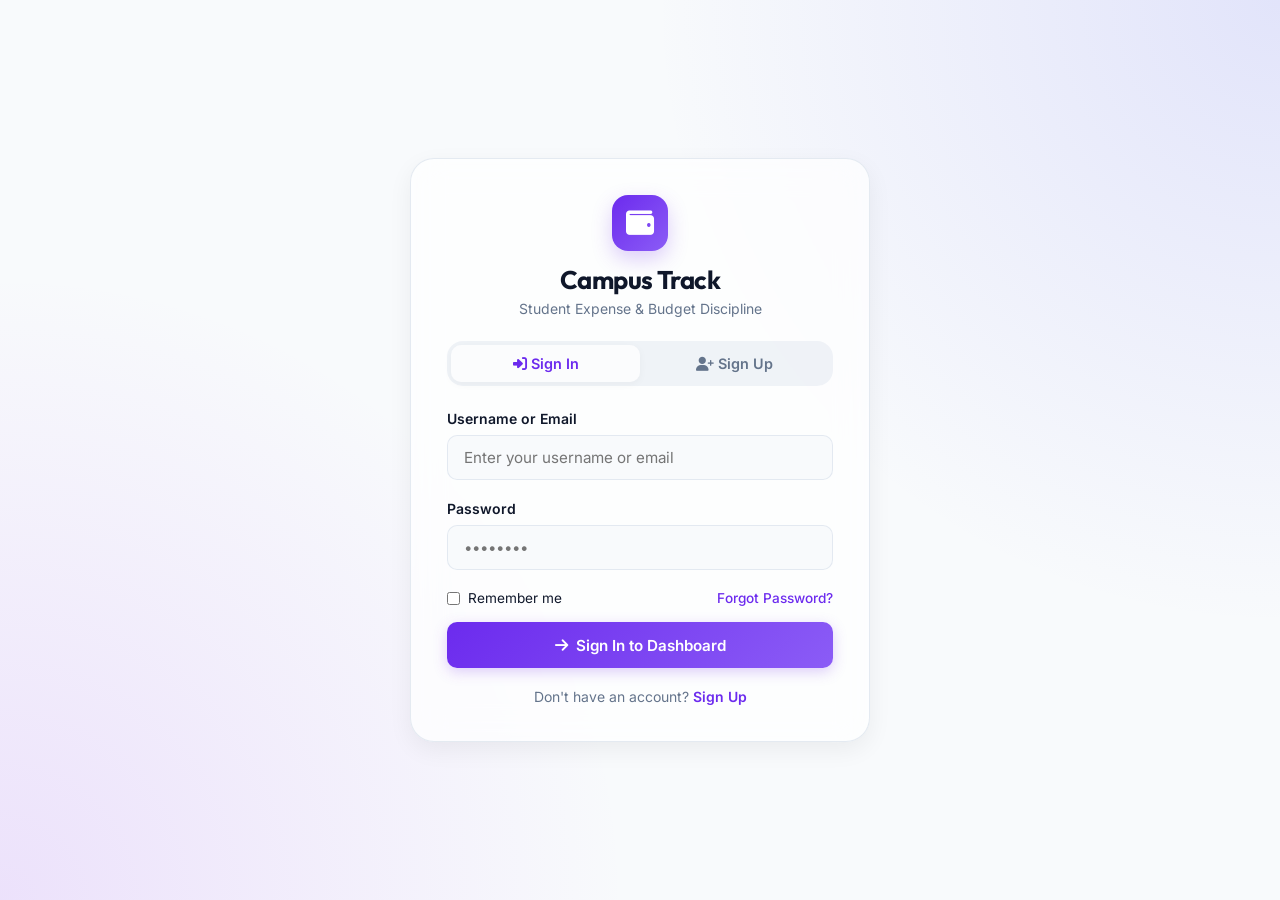
<file: index.html>
<!DOCTYPE html>
<html lang="en">
<head>
  <meta charset="UTF-8">
  <meta name="viewport" content="width=device-width, initial-scale=1.0">
  <title>Sign In & Sign Up - Campus Expense Tracker</title>
  <meta name="description" content="Sign in or create a student account to manage daily expenses and track monthly budgets.">
  
  <!-- FontAwesome Icons & Google Fonts -->
  <link rel="stylesheet" href="https://cdnjs.cloudflare.com/ajax/libs/font-awesome/6.4.0/css/all.min.css">
  <link rel="stylesheet" href="css/style.css">
  <link rel="stylesheet" href="css/responsive.css">
  
  <style>
    .auth-container {
      min-height: 100vh;
      display: flex;
      align-items: center;
      justify-content: center;
      padding: 1.5rem;
      background: radial-gradient(circle at top right, rgba(99, 102, 241, 0.15), transparent 40%),
                  radial-gradient(circle at bottom left, rgba(168, 85, 247, 0.15), transparent 40%);
    }

    .auth-card {
      width: 100%;
      max-width: 460px;
      padding: 2.25rem;
      border-radius: var(--radius-lg);
    }

    .auth-header {
      text-align: center;
      margin-bottom: 1.5rem;
    }

    .auth-logo {
      width: 56px;
      height: 56px;
      margin: 0 auto 0.75rem;
      background: linear-gradient(135deg, var(--primary-color), #8b5cf6);
      border-radius: var(--radius-md);
      display: flex;
      align-items: center;
      justify-content: center;
      color: white;
      font-size: 1.75rem;
      box-shadow: 0 8px 20px var(--primary-glow);
    }

    .auth-title {
      font-size: 1.6rem;
      margin-bottom: 0.25rem;
    }

    .auth-subtitle {
      color: var(--text-muted);
      font-size: 0.875rem;
    }

    .auth-tabs {
      display: flex;
      background: rgba(226, 232, 240, 0.5);
      border-radius: var(--radius-md);
      padding: 4px;
      margin-bottom: 1.5rem;
    }

    body.dark-mode .auth-tabs {
      background: rgba(255, 255, 255, 0.06);
    }

    .auth-tab-btn {
      flex: 1;
      padding: 0.65rem;
      text-align: center;
      font-weight: 600;
      font-size: 0.9rem;
      color: var(--text-muted);
      border: none;
      background: transparent;
      border-radius: var(--radius-sm);
      cursor: pointer;
      transition: all var(--transition-fast);
    }

    .auth-tab-btn.active {
      background: var(--card-bg);
      color: var(--primary-color);
      box-shadow: var(--shadow-sm);
    }

    .form-options {
      display: flex;
      align-items: center;
      justify-content: space-between;
      font-size: 0.85rem;
      margin-bottom: 1rem;
    }

    .forgot-pass {
      color: var(--primary-color);
      font-weight: 500;
    }

    .toggle-auth-text {
      text-align: center;
      margin-top: 1.25rem;
      font-size: 0.875rem;
      color: var(--text-muted);
    }

    .toggle-auth-link {
      color: var(--primary-color);
      font-weight: 600;
      cursor: pointer;
    }
  </style>
</head>
<body>

  <div class="auth-container">
    <div class="glass-card auth-card">
      <div class="auth-header">
        <div class="auth-logo">
          <i class="fas fa-wallet"></i>
        </div>
        <h1 class="auth-title">Campus Track</h1>
        <p class="auth-subtitle">Student Expense & Budget Discipline</p>
      </div>

      <!-- Sign In vs Sign Up Tabs -->
      <div class="auth-tabs">
        <button id="tab-signin" class="auth-tab-btn active"><i class="fas fa-sign-in-alt"></i> Sign In</button>
        <button id="tab-signup" class="auth-tab-btn"><i class="fas fa-user-plus"></i> Sign Up</button>
      </div>

      <!-- SIGN IN FORM -->
      <form id="signin-form">
        <div class="form-group">
          <label class="form-label" for="signin-username">Username or Email</label>
          <input type="text" id="signin-username" class="form-control" placeholder="Enter your username or email" required>
        </div>

        <div class="form-group">
          <label class="form-label" for="signin-password">Password</label>
          <input type="password" id="signin-password" class="form-control" placeholder="••••••••" required>
        </div>

        <div class="form-options">
          <label style="display:flex; align-items:center; gap:0.5rem; cursor:pointer;">
            <input type="checkbox"> Remember me
          </label>
          <a href="#" class="forgot-pass" onclick="alert('Enter your registered username to sign in.'); return false;">Forgot Password?</a>
        </div>

        <button type="submit" class="btn btn-primary" style="width: 100%; padding: 0.85rem;">
          <i class="fas fa-arrow-right"></i> Sign In to Dashboard
        </button>

        <div class="toggle-auth-text">
          Don't have an account? <span class="toggle-auth-link" id="link-goto-signup">Sign Up</span>
        </div>
      </form>

      <!-- SIGN UP FORM (Hidden by default) -->
      <form id="signup-form" style="display: none;">
        <div class="form-group">
          <label class="form-label" for="signup-fullname">Full Name *</label>
          <input type="text" id="signup-fullname" class="form-control" placeholder="e.g. Jordan Smith" required>
        </div>

        <div class="form-group">
          <label class="form-label" for="signup-email">College Email *</label>
          <input type="email" id="signup-email" class="form-control" placeholder="jordan@campus.edu" required>
        </div>

        <div class="form-group">
          <label class="form-label" for="signup-username">Username *</label>
          <input type="text" id="signup-username" class="form-control" placeholder="jordan_smith" required>
        </div>

        <div class="form-group">
          <label class="form-label" for="signup-college">College / Institution</label>
          <input type="text" id="signup-college" class="form-control" placeholder="State University">
        </div>

        <div style="display:grid; grid-template-columns: 1fr 1fr; gap:0.75rem;">
          <div class="form-group">
            <label class="form-label" for="signup-password">Password *</label>
            <input type="password" id="signup-password" class="form-control" placeholder="••••••••" required>
          </div>

          <div class="form-group">
            <label class="form-label" for="signup-budget">Monthly Budget (₹)</label>
            <input type="number" id="signup-budget" class="form-control" placeholder="5000" min="100" value="5000">
          </div>
        </div>

        <button type="submit" class="btn btn-success" style="width: 100%; margin-top: 0.5rem; padding: 0.85rem;">
          <i class="fas fa-user-check"></i> Create Account & Sign In
        </button>

        <div class="toggle-auth-text">
          Already have an account? <span class="toggle-auth-link" id="link-goto-signin">Sign In</span>
        </div>
      </form>
    </div>
  </div>

  <!-- App Core JS -->
  <script src="js/storage.js"></script>
  <script src="js/budget.js"></script>
  <script src="js/app.js"></script>
  <script>
    // Auto-wipe any legacy dummy session data from previous loads
    if (localStorage.getItem('campusExpenseTrackerData')) {
      const data = JSON.parse(localStorage.getItem('campusExpenseTrackerData'));
      if (data.user && data.user.username === 'alex_student') {
        localStorage.removeItem('campusExpenseTrackerData');
      }
    }
  </script>
</body>
</html>
</file>
<file: css/style.css>
/* Global Stylesheet & Design System - Campus Expense Tracker */

@import url('https://fonts.googleapis.com/css2?family=Inter:wght@300;400;500;600;700&family=Outfit:wght@400;500;600;700;800&display=swap');

:root {
  /* Light Theme Variables - Premium Vibrant */
  --primary-hue: 260;
  --primary-color: hsl(var(--primary-hue), 85%, 55%);
  --primary-hover: hsl(var(--primary-hue), 85%, 45%);
  --primary-light: hsl(var(--primary-hue), 85%, 96%);
  --primary-glow: rgba(124, 58, 237, 0.25);

  --bg-color: #f8fafc;
  --card-bg: rgba(255, 255, 255, 0.7);
  --card-border: rgba(226, 232, 240, 0.9);
  --text-main: #0f172a;
  --text-muted: #64748b;
  --text-white: #ffffff;

  /* Refined Semantic Colors */
  --success-color: #10b981;
  --success-bg: rgba(16, 185, 129, 0.12);
  --warning-color: #f59e0b;
  --warning-bg: rgba(245, 158, 11, 0.12);
  --danger-color: #f43f5e;
  --danger-bg: rgba(244, 63, 94, 0.12);
  --info-color: #0ea5e9;

  --nav-bg: rgba(255, 255, 255, 0.75);
  --shadow-sm: 0 2px 8px rgba(0, 0, 0, 0.04);
  --shadow-md: 0 8px 24px rgba(0, 0, 0, 0.06);
  --shadow-lg: 0 16px 40px rgba(0, 0, 0, 0.08);

  --radius-sm: 10px;
  --radius-md: 16px;
  --radius-lg: 24px;
  --radius-full: 9999px;

  --transition-fast: 0.2s cubic-bezier(0.4, 0, 0.2, 1);
  --transition-normal: 0.3s cubic-bezier(0.4, 0, 0.2, 1);
}

body.dark-mode {
  /* Dark Theme Variables - Deep & Sleek */
  --primary-color: hsl(var(--primary-hue), 90%, 65%);
  --primary-hover: hsl(var(--primary-hue), 90%, 75%);
  --primary-light: rgba(139, 92, 246, 0.15);
  --primary-glow: rgba(167, 139, 250, 0.35);

  --bg-color: #020617; /* Slate 950 */
  --card-bg: rgba(15, 23, 42, 0.65); /* Slate 900 with transparency */
  --card-border: rgba(255, 255, 255, 0.06);
  --text-main: #f8fafc;
  --text-muted: #94a3b8;

  --nav-bg: rgba(2, 6, 23, 0.75);
  --shadow-sm: 0 4px 12px rgba(0, 0, 0, 0.4);
  --shadow-md: 0 8px 32px rgba(0, 0, 0, 0.6);
  --shadow-lg: 0 16px 48px rgba(0, 0, 0, 0.8);
}

/* Base Styles */
* {
  margin: 0;
  padding: 0;
  box-sizing: border-box;
  font-family: 'Inter', sans-serif;
}

html, body {
  min-height: 100vh;
  background-color: var(--bg-color);
  color: var(--text-main);
  transition: background-color var(--transition-normal), color var(--transition-normal);
  overflow-x: hidden;
}

h1, h2, h3, h4, h5, h6 {
  font-family: 'Outfit', sans-serif;
  font-weight: 700;
  color: var(--text-main);
  letter-spacing: -0.02em;
}

a {
  color: var(--primary-color);
  text-decoration: none;
  transition: color var(--transition-fast);
}

/* Glassmorphism Card Utility */
.glass-card {
  background: var(--card-bg);
  backdrop-filter: blur(16px);
  -webkit-backdrop-filter: blur(16px);
  border: 1px solid var(--card-border);
  border-radius: var(--radius-md);
  box-shadow: var(--shadow-md);
  transition: transform var(--transition-fast), box-shadow var(--transition-fast), border-color var(--transition-fast);
}

.glass-card:hover {
  border-color: rgba(99, 102, 241, 0.2);
}

/* App Header & Navigation Layout */
.app-layout {
  display: flex;
  min-height: 100vh;
}

/* Sidebar Navigation */
.sidebar {
  width: 260px;
  background: var(--card-bg);
  backdrop-filter: blur(20px);
  border-right: 1px solid var(--card-border);
  display: flex;
  flex-direction: column;
  position: fixed;
  top: 0;
  bottom: 0;
  left: 0;
  z-index: 100;
  padding: 1.5rem 1rem;
  transition: transform var(--transition-normal);
}

.sidebar-header {
  display: flex;
  align-items: center;
  gap: 0.75rem;
  padding: 0 0.75rem 1.5rem;
  border-bottom: 1px solid var(--card-border);
}

.logo-icon {
  width: 40px;
  height: 40px;
  background: linear-gradient(135deg, var(--primary-color), #8b5cf6);
  border-radius: var(--radius-md);
  display: flex;
  align-items: center;
  justify-content: center;
  color: white;
  font-size: 1.25rem;
  box-shadow: 0 4px 12px var(--primary-glow);
}

.logo-text {
  font-size: 1.25rem;
  font-weight: 800;
  background: linear-gradient(135deg, var(--primary-color), #8b5cf6);
  -webkit-background-clip: text;
  background-clip: text;
  -webkit-text-fill-color: transparent;
}

.nav-menu {
  list-style: none;
  display: flex;
  flex-direction: column;
  gap: 0.5rem;
  margin-top: 1.5rem;
  flex-grow: 1;
}

.nav-item a {
  display: flex;
  align-items: center;
  gap: 0.85rem;
  padding: 0.85rem 1rem;
  border-radius: var(--radius-md);
  color: var(--text-muted);
  font-weight: 500;
  font-size: 0.95rem;
  transition: all var(--transition-fast);
}

.nav-item a:hover {
  background: var(--primary-light);
  color: var(--primary-color);
}

.nav-item.active a {
  background: linear-gradient(135deg, var(--primary-color), #8b5cf6);
  color: white;
  box-shadow: 0 4px 15px var(--primary-glow);
}

.nav-item a i {
  font-size: 1.15rem;
  width: 24px;
  text-align: center;
}

/* Sidebar Footer & Theme Toggle */
.sidebar-footer {
  border-top: 1px solid var(--card-border);
  padding-top: 1rem;
  display: flex;
  flex-direction: column;
  gap: 0.75rem;
}

.theme-toggle-btn {
  display: flex;
  align-items: center;
  justify-content: space-between;
  width: 100%;
  padding: 0.75rem 1rem;
  border-radius: var(--radius-md);
  border: 1px solid var(--card-border);
  background: transparent;
  color: var(--text-main);
  font-weight: 500;
  cursor: pointer;
  transition: background var(--transition-fast);
}

.theme-toggle-btn:hover {
  background: var(--primary-light);
}

/* Main Content Area */
.main-wrapper {
  flex: 1;
  margin-left: 260px;
  display: flex;
  flex-direction: column;
  min-width: 0;
}

.top-bar {
  height: 70px;
  background: var(--nav-bg);
  backdrop-filter: blur(16px);
  border-bottom: 1px solid var(--card-border);
  display: flex;
  align-items: center;
  justify-content: space-between;
  padding: 0 2rem;
  position: sticky;
  top: 0;
  z-index: 90;
}

.page-title h1 {
  font-size: 1.4rem;
}

.user-profile-summary {
  display: flex;
  align-items: center;
  gap: 1.25rem;
}

.live-clock-badge {
  display: inline-flex;
  align-items: center;
  gap: 0.5rem;
  padding: 0.45rem 0.9rem;
  background: var(--card-bg);
  border: 1px solid var(--card-border);
  border-radius: var(--radius-full);
  font-size: 0.85rem;
  font-weight: 500;
  color: var(--text-color);
  box-shadow: var(--shadow-sm);
  white-space: nowrap;
  transition: var(--transition-normal);
}

.live-clock-badge i {
  color: var(--primary-color);
  font-size: 0.9rem;
  animation: pulseClock 2s infinite ease-in-out;
}

.live-clock-badge .clock-sep {
  color: var(--text-muted);
  opacity: 0.6;
}

@keyframes pulseClock {
  0%, 100% { opacity: 1; transform: scale(1); }
  50% { opacity: 0.6; transform: scale(1.1); }
}

.user-avatar {
  width: 42px;
  height: 42px;
  border-radius: var(--radius-full);
  background: linear-gradient(135deg, #6366f1, #a855f7);
  color: white;
  display: flex;
  align-items: center;
  justify-content: center;
  font-weight: 700;
  font-size: 1rem;
  box-shadow: 0 2px 8px var(--primary-glow);
  overflow: hidden;
}

.user-avatar img {
  width: 100%;
  height: 100%;
  object-fit: cover;
}

.user-info {
  display: flex;
  flex-direction: column;
}

.user-name {
  font-weight: 600;
  font-size: 0.95rem;
}

.user-role {
  font-size: 0.75rem;
  color: var(--text-muted);
}

.main-content {
  padding: 2rem;
  flex: 1;
}

/* Form Controls & Inputs */
.form-group {
  display: flex;
  flex-direction: column;
  gap: 0.5rem;
  margin-bottom: 1.25rem;
}

.form-label {
  font-size: 0.875rem;
  font-weight: 600;
  color: var(--text-main);
}

.form-control, .form-select {
  width: 100%;
  padding: 0.75rem 1rem;
  border-radius: var(--radius-sm);
  border: 1px solid var(--card-border);
  background: var(--bg-color);
  color: var(--text-main);
  font-size: 0.95rem;
  outline: none;
  transition: border-color var(--transition-fast), box-shadow var(--transition-fast);
}

.form-control:focus, .form-select:focus {
  border-color: var(--primary-color);
  box-shadow: 0 0 0 3px var(--primary-glow);
}

/* Primary & Action Buttons */
.btn {
  display: inline-flex;
  align-items: center;
  justify-content: center;
  gap: 0.5rem;
  padding: 0.75rem 1.4rem;
  border-radius: var(--radius-sm);
  font-weight: 600;
  font-size: 0.95rem;
  cursor: pointer;
  border: none;
  transition: all var(--transition-fast);
}

.btn-primary {
  background: linear-gradient(135deg, var(--primary-color), #8b5cf6);
  color: white;
  box-shadow: 0 4px 14px var(--primary-glow);
}

.btn-primary:hover {
  transform: translateY(-1px);
  box-shadow: 0 6px 20px var(--primary-glow);
  opacity: 0.95;
}

.btn-secondary {
  background: var(--card-border);
  color: var(--text-main);
}

.btn-secondary:hover {
  background: var(--primary-light);
  color: var(--primary-color);
}

.btn-danger {
  background: var(--danger-color);
  color: white;
}

.btn-danger:hover {
  opacity: 0.9;
}

.btn-success {
  background: var(--success-color);
  color: white;
}

.btn-icon {
  width: 36px;
  height: 36px;
  padding: 0;
  border-radius: var(--radius-full);
}

/* Badges */
.badge {
  display: inline-flex;
  align-items: center;
  padding: 0.25rem 0.65rem;
  border-radius: var(--radius-full);
  font-size: 0.75rem;
  font-weight: 600;
  text-transform: capitalize;
}

.badge-income {
  background: var(--success-bg);
  color: var(--success-color);
}

.badge-expense {
  background: var(--danger-bg);
  color: var(--danger-color);
}

/* Toast Notifications */
#toast-container {
  position: fixed;
  bottom: 2rem;
  right: 2rem;
  display: flex;
  flex-direction: column;
  gap: 0.75rem;
  z-index: 1000;
}

.toast {
  display: flex;
  align-items: center;
  gap: 0.75rem;
  padding: 1rem 1.25rem;
  border-radius: var(--radius-md);
  background: var(--card-bg);
  border: 1px solid var(--card-border);
  box-shadow: var(--shadow-lg);
  color: var(--text-main);
  font-size: 0.9rem;
  font-weight: 500;
  animation: slideIn 0.3s ease forwards;
}

@keyframes slideIn {
  from { transform: translateX(100%); opacity: 0; }
  to { transform: translateX(0); opacity: 1; }
}

.toast.success i { color: var(--success-color); }
.toast.error i { color: var(--danger-color); }
.toast.warning i { color: var(--warning-color); }

/* Modal Backdrop & Dialog */
.modal-backdrop {
  position: fixed;
  top: 0; left: 0; right: 0; bottom: 0;
  background: rgba(0, 0, 0, 0.6);
  backdrop-filter: blur(4px);
  display: flex;
  align-items: center;
  justify-content: center;
  z-index: 500;
  opacity: 0;
  pointer-events: none;
  transition: opacity var(--transition-fast);
}

.modal-backdrop.active {
  opacity: 1;
  pointer-events: auto;
}

.modal-card {
  width: 90%;
  max-width: 500px;
  background: var(--card-bg);
  border: 1px solid var(--card-border);
  border-radius: var(--radius-lg);
  padding: 2rem;
  box-shadow: var(--shadow-lg);
  transform: translateY(20px);
  transition: transform var(--transition-fast);
}

.modal-backdrop.active .modal-card {
  transform: translateY(0);
}

.modal-header {
  display: flex;
  align-items: center;
  justify-content: space-between;
  margin-bottom: 1.5rem;
}

.modal-close {
  background: none;
  border: none;
  font-size: 1.25rem;
  color: var(--text-muted);
  cursor: pointer;
}

/* Mobile Toggle Hamburger */
.mobile-nav-toggle {
  display: none;
  background: none;
  border: none;
  font-size: 1.5rem;
  color: var(--text-main);
  cursor: pointer;
}

/* ----------------------------------------------------------------
   #15 Empty State Styling
---------------------------------------------------------------- */
.empty-state {
  display: flex;
  flex-direction: column;
  align-items: center;
  justify-content: center;
  gap: 0.75rem;
  padding: 2.5rem;
  color: var(--text-muted);
  text-align: center;
}

.empty-state p {
  font-size: 0.9rem;
  color: var(--text-muted);
}

.empty-state svg {
  color: var(--text-muted);
  opacity: 0.6;
}

.empty-state-chart {
  display: flex;
  flex-direction: column;
  align-items: center;
  gap: 0.75rem;
  color: var(--text-muted);
  padding: 2rem;
}

.empty-state-chart p {
  font-size: 0.9rem;
}

/* ----------------------------------------------------------------
   #16 Undo Toast Button
---------------------------------------------------------------- */
.undo-btn {
  margin-left: 0.75rem;
  padding: 0.25rem 0.75rem;
  font-size: 0.82rem;
  font-weight: 700;
  background: var(--warning-color);
  color: white;
  border: none;
  border-radius: var(--radius-full);
  cursor: pointer;
  transition: opacity var(--transition-fast);
  white-space: nowrap;
}

.undo-btn:hover { opacity: 0.85; }

/* ----------------------------------------------------------------
   #2 Notes Display in Table & Widget
---------------------------------------------------------------- */
.trans-notes {
  font-size: 0.78rem;
  color: var(--text-muted);
  margin-top: 2px;
  font-style: italic;
}

.trans-notes-cell {
  font-size: 0.78rem;
  color: var(--text-muted);
  margin-top: 2px;
  font-style: italic;
  max-width: 200px;
  overflow: hidden;
  text-overflow: ellipsis;
  white-space: nowrap;
}

.notes-pill {
  display: inline-flex;
  align-items: center;
  justify-content: center;
  width: 24px;
  height: 24px;
  background: var(--primary-light);
  color: var(--primary-color);
  border-radius: var(--radius-full);
  font-size: 0.7rem;
  cursor: help;
}

/* ----------------------------------------------------------------
   #11 Print-Friendly Report Styles
---------------------------------------------------------------- */
@media print {
  .sidebar,
  .top-bar,
  .mobile-nav-toggle,
  #export-pdf-btn,
  #export-csv-btn,
  #print-report-btn,
  .sidebar-footer,
  .btn {
    display: none !important;
  }

  .main-wrapper {
    margin-left: 0 !important;
  }

  body {
    background: white !important;
    color: black !important;
    font-size: 12pt;
  }

  .glass-card {
    border: 1px solid #ccc !important;
    box-shadow: none !important;
    background: white !important;
    break-inside: avoid;
    margin-bottom: 1rem;
  }

  .analytics-metrics-grid,
  .metrics-grid {
    display: grid !important;
    grid-template-columns: repeat(3, 1fr) !important;
  }

  @page {
    margin: 1.5cm;
  }
}
</file>
<file: css/responsive.css>
/* Responsive Layout & Mobile Styles */

/* Desktop & Large Screens */
@media (min-width: 1024px) {
  .dashboard-grid {
    grid-template-columns: 2fr 1fr;
  }
}

/* Tablet Breakpoints */
@media (max-width: 992px) {
  .sidebar {
    transform: translateX(-100%);
  }

  .sidebar.open {
    transform: translateX(0);
    box-shadow: 0 0 50px rgba(0, 0, 0, 0.5);
  }

  .main-wrapper {
    margin-left: 0;
  }

  .mobile-nav-toggle {
    display: block;
  }

  .dashboard-grid {
    grid-template-columns: 1fr;
  }

  .filter-toolbar {
    flex-direction: column;
    align-items: stretch;
  }

  .filter-group {
    width: 100%;
  }

  .search-input-box {
    width: 100%;
  }
}

/* Mobile Breakpoints */
@media (max-width: 576px) {
  .main-content {
    padding: 1rem;
  }

  .top-bar {
    padding: 0 1rem;
  }

  .live-clock-badge {
    padding: 0.3rem 0.6rem;
    font-size: 0.75rem;
  }

  @media (max-width: 480px) {
    .live-clock-badge .clock-date-part,
    .live-clock-badge .clock-sep {
      display: none;
    }
  }

  .metrics-grid {
    grid-template-columns: 1fr;
  }

  .budget-widget-header {
    flex-direction: column;
    align-items: flex-start;
    gap: 0.5rem;
  }

  .modal-card {
    padding: 1.25rem;
    width: 95%;
  }

  .user-info {
    display: none;
  }

  .pagination-wrapper {
    flex-direction: column;
    gap: 1rem;
  }

  /* Responsive Table transformation for small screens */
  .table-container {
    border: none;
  }

  .data-table th {
    display: none;
  }

  .data-table, .data-table tbody, .data-table tr, .data-table td {
    display: block;
    width: 100%;
  }

  .data-table tr {
    margin-bottom: 1rem;
    background: var(--card-bg);
    border: 1px solid var(--card-border);
    border-radius: var(--radius-md);
    padding: 0.75rem;
  }

  .data-table td {
    display: flex;
    justify-content: space-between;
    align-items: center;
    padding: 0.5rem 0.25rem;
    border-bottom: 1px solid var(--card-border);
    text-align: right;
  }

  .data-table td:last-child {
    border-bottom: none;
  }

  .data-table td::before {
    content: attr(data-label);
    font-weight: 600;
    font-size: 0.8rem;
    color: var(--text-muted);
    text-transform: uppercase;
    text-align: left;
  }
}
</file>
<file: css/dashboard.css>
/* Dashboard & Specific Component Styles */

/* Overview Metrics Grid */
.metrics-grid {
  display: grid;
  grid-template-columns: repeat(auto-fit, minmax(220px, 1fr));
  gap: 1.5rem;
  margin-bottom: 2rem;
}

.metric-card {
  padding: 1.5rem;
  display: flex;
  flex-direction: column;
  gap: 0.75rem;
  position: relative;
  overflow: hidden;
}

.metric-card::before {
  content: '';
  position: absolute;
  top: 0; left: 0; right: 0;
  height: 4px;
  background: var(--primary-color);
  border-radius: var(--radius-lg) var(--radius-lg) 0 0;
}

.metric-card.income::before { background: var(--success-color); }
.metric-card.expense::before { background: var(--danger-color); }
.metric-card.balance::before { background: var(--info-color); }

.metric-header {
  display: flex;
  align-items: center;
  justify-content: space-between;
}

.metric-title {
  font-size: 0.875rem;
  font-weight: 600;
  color: var(--text-muted);
  text-transform: uppercase;
  letter-spacing: 0.05em;
}

.metric-icon {
  width: 40px;
  height: 40px;
  border-radius: var(--radius-md);
  display: flex;
  align-items: center;
  justify-content: center;
  font-size: 1.25rem;
}

.metric-card.income .metric-icon {
  background: var(--success-bg);
  color: var(--success-color);
}

.metric-card.expense .metric-icon {
  background: var(--danger-bg);
  color: var(--danger-color);
}

.metric-card.balance .metric-icon {
  background: rgba(59, 130, 246, 0.1);
  color: var(--info-color);
}

.metric-card.budget .metric-icon {
  background: var(--primary-light);
  color: var(--primary-color);
}

.metric-value {
  font-size: 1.85rem;
  font-weight: 800;
  font-family: 'Outfit', sans-serif;
}

.metric-subtitle {
  font-size: 0.8rem;
  color: var(--text-muted);
  display: flex;
  align-items: center;
  gap: 0.35rem;
}

/* Budget Card & Progress Bar */
.budget-widget {
  padding: 1.75rem;
  margin-bottom: 2rem;
  display: flex;
  flex-direction: column;
  gap: 1.25rem;
}

.budget-widget-header {
  display: flex;
  align-items: center;
  justify-content: space-between;
}

.budget-progress-container {
  display: flex;
  flex-direction: column;
  gap: 0.65rem;
}

.budget-bar-track {
  height: 18px;
  background: rgba(226, 232, 240, 0.5);
  border-radius: var(--radius-full);
  overflow: hidden;
  position: relative;
}

body.dark-mode .budget-bar-track {
  background: rgba(255, 255, 255, 0.08);
}

.budget-bar-fill {
  height: 100%;
  border-radius: var(--radius-full);
  transition: width 0.6s cubic-bezier(0.4, 0, 0.2, 1), background-color 0.3s ease;
  background: var(--success-color);
}

.budget-bar-fill.status-healthy {
  background: linear-gradient(90deg, #10b981, #34d399);
}

.budget-bar-fill.status-warning {
  background: linear-gradient(90deg, #f59e0b, #fbbf24);
}

.budget-bar-fill.status-danger {
  background: linear-gradient(90deg, #ef4444, #f87171);
}

.budget-details-text {
  display: flex;
  justify-content: space-between;
  font-size: 0.875rem;
  font-weight: 600;
}

.budget-alert-banner {
  display: flex;
  align-items: center;
  gap: 0.75rem;
  padding: 0.85rem 1.25rem;
  border-radius: var(--radius-md);
  background: var(--danger-bg);
  color: var(--danger-color);
  font-size: 0.9rem;
  font-weight: 600;
  border: 1px solid rgba(239, 68, 68, 0.2);
}

/* Dashboard Section Layout (Grid with recent transactions & summary) */
.dashboard-grid {
  display: grid;
  grid-template-columns: 2fr 1fr;
  gap: 1.5rem;
}

.card-header {
  display: flex;
  align-items: center;
  justify-content: space-between;
  padding-bottom: 1rem;
  border-bottom: 1px solid var(--card-border);
  margin-bottom: 1.25rem;
}

.card-header h2 {
  font-size: 1.15rem;
}

/* Transaction Item List */
.transaction-list {
  display: flex;
  flex-direction: column;
  gap: 0.85rem;
}

.transaction-item {
  display: flex;
  align-items: center;
  justify-content: space-between;
  padding: 0.9rem 1.1rem;
  border-radius: var(--radius-md);
  background: rgba(248, 250, 252, 0.6);
  border: 1px solid var(--card-border);
  transition: transform var(--transition-fast), background var(--transition-fast);
}

body.dark-mode .transaction-item {
  background: rgba(15, 23, 42, 0.4);
}

.transaction-item:hover {
  transform: translateX(4px);
  background: var(--card-bg);
}

.trans-left {
  display: flex;
  align-items: center;
  gap: 1rem;
}

.trans-icon {
  width: 42px;
  height: 42px;
  border-radius: var(--radius-md);
  display: flex;
  align-items: center;
  justify-content: center;
  font-size: 1.1rem;
}

.trans-info {
  display: flex;
  flex-direction: column;
  gap: 0.2rem;
}

.trans-name {
  font-weight: 600;
  font-size: 0.95rem;
}

.trans-meta {
  font-size: 0.78rem;
  color: var(--text-muted);
  display: flex;
  align-items: center;
  gap: 0.5rem;
}

.trans-right {
  display: flex;
  flex-direction: column;
  align-items: flex-end;
  gap: 0.2rem;
}

.trans-amount {
  font-weight: 700;
  font-size: 1rem;
  font-family: 'Outfit', sans-serif;
}

.trans-amount.income { color: var(--success-color); }
.trans-amount.expense { color: var(--danger-color); }

/* Analytics Cards */
.analytics-metrics-grid {
  display: grid;
  grid-template-columns: repeat(auto-fit, minmax(240px, 1fr));
  gap: 1.25rem;
  margin-bottom: 2rem;
}

.analytics-card {
  padding: 1.25rem;
  display: flex;
  align-items: center;
  gap: 1.25rem;
}

.analytics-card-icon {
  width: 50px;
  height: 50px;
  border-radius: var(--radius-md);
  display: flex;
  align-items: center;
  justify-content: center;
  font-size: 1.5rem;
  background: var(--primary-light);
  color: var(--primary-color);
  flex-shrink: 0;
}

.analytics-card-info {
  display: flex;
  flex-direction: column;
}

.analytics-card-title {
  font-size: 0.8rem;
  color: var(--text-muted);
  text-transform: uppercase;
  font-weight: 600;
}

.analytics-card-value {
  font-size: 1.35rem;
  font-weight: 700;
  font-family: 'Outfit', sans-serif;
}

/* Data Table */
.table-container {
  width: 100%;
  overflow-x: auto;
  border-radius: var(--radius-md);
}

.data-table {
  width: 100%;
  border-collapse: collapse;
  text-align: left;
}

.data-table th, .data-table td {
  padding: 1rem 1.25rem;
  border-bottom: 1px solid var(--card-border);
}

.data-table th {
  background: rgba(241, 245, 249, 0.7);
  font-size: 0.8rem;
  font-weight: 700;
  text-transform: uppercase;
  color: var(--text-muted);
  letter-spacing: 0.05em;
}

body.dark-mode .data-table th {
  background: rgba(15, 23, 42, 0.8);
}

.data-table tr:hover td {
  background: rgba(99, 102, 241, 0.04);
}

.table-actions {
  display: flex;
  align-items: center;
  gap: 0.5rem;
}

/* Filter Controls Toolbar */
.filter-toolbar {
  display: flex;
  flex-wrap: wrap;
  align-items: center;
  justify-content: space-between;
  gap: 1rem;
  margin-bottom: 1.5rem;
  padding: 1.25rem;
}

.filter-group {
  display: flex;
  flex-wrap: wrap;
  align-items: center;
  gap: 0.75rem;
}

.search-input-box {
  position: relative;
  min-width: 260px;
}

.search-input-box i {
  position: absolute;
  left: 1rem;
  top: 50%;
  transform: translateY(-50%);
  color: var(--text-muted);
}

.search-input-box input {
  padding-left: 2.5rem;
}

/* Pagination Controls */
.pagination-wrapper {
  display: flex;
  align-items: center;
  justify-content: space-between;
  padding-top: 1.25rem;
  margin-top: 1rem;
  border-top: 1px solid var(--card-border);
}
</file>
